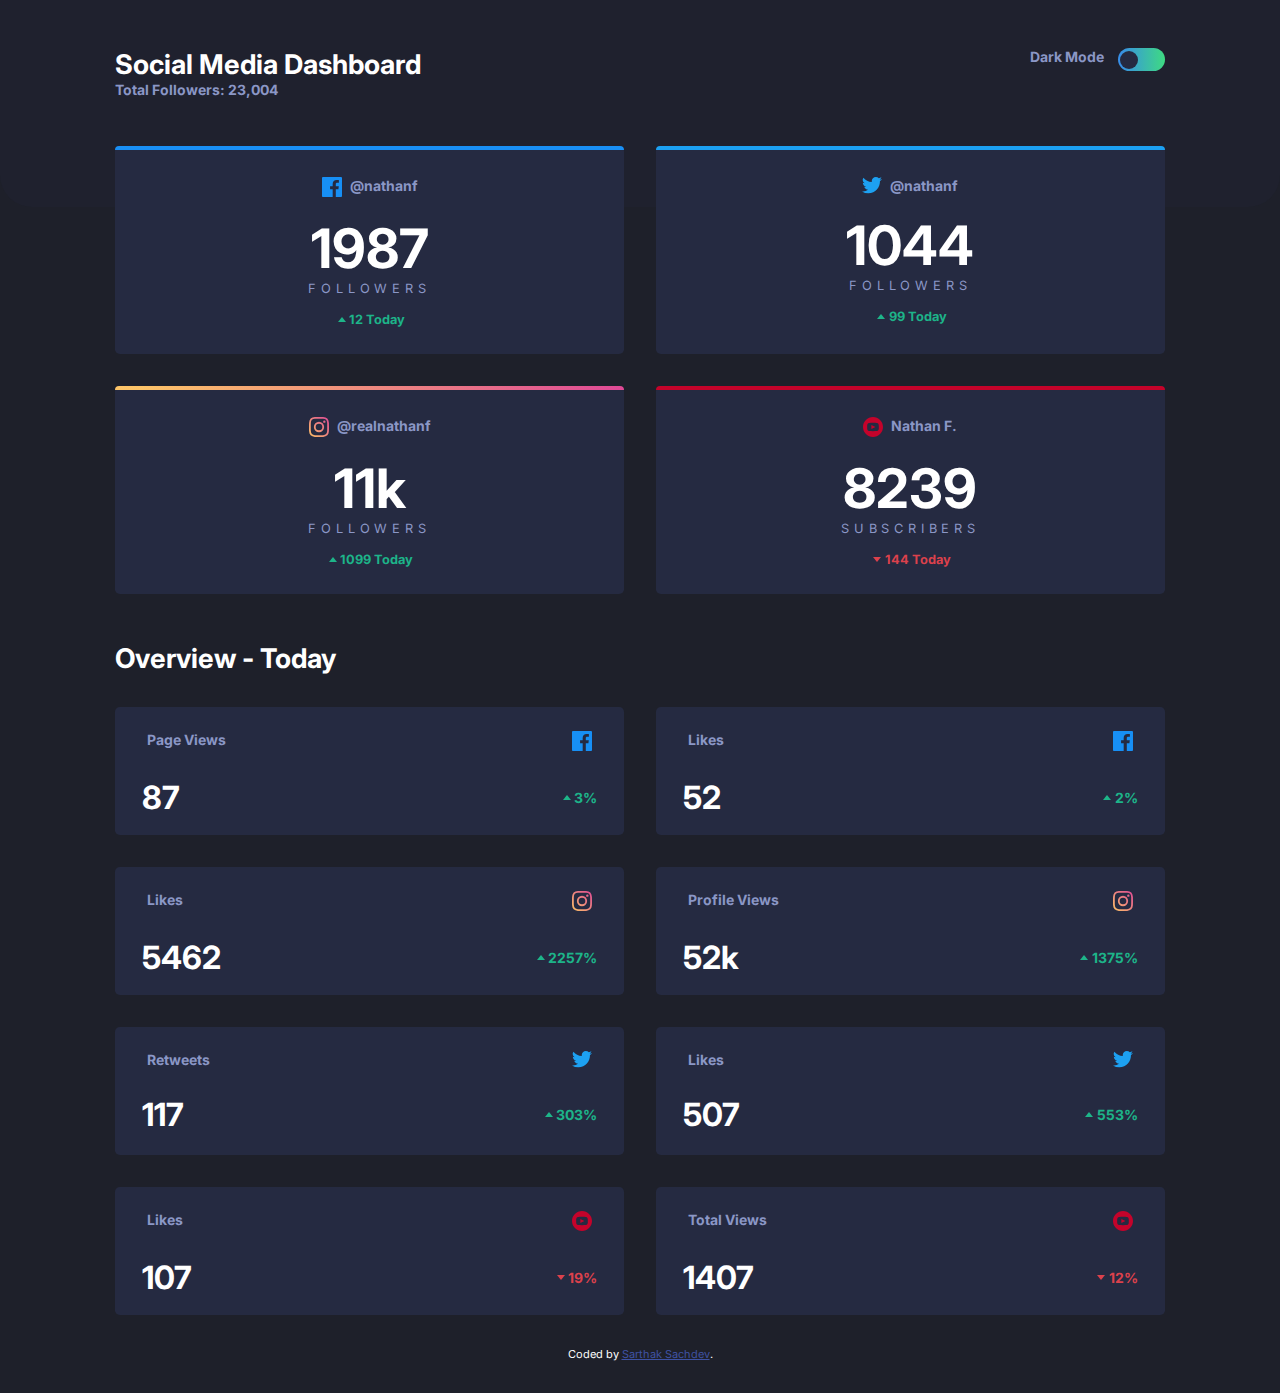
<file: index.html>
<!DOCTYPE html>
<html lang="en">
  <head>
    <meta charset="UTF-8" />
    <meta name="viewport" content="width=device-width, initial-scale=1.0" />
    <meta
      name="description"
      content="A dashboard that shows the stats of the social media platforms"
    />

    <link
      rel="icon"
      type="image/png"
      sizes="32x32"
      href="./images/favicon-32x32.png"
    />
    <link rel="stylesheet" href="./style.css" />

    <title>
      Social-Media-Dashboard-With-Theme-Switcher
    </title>

    <style>
      .attribution {
        font-size: 11px;
        text-align: center;
      }
      .attribution a {
        color: hsl(228, 45%, 44%);
      }
    </style>
  </head>
  <body class="body">
    <main class="main-container">
      <div class="top-bg"></div>
      <section class="followers-section">
        <div class="followers-section-header">
          <div class="main-header-left-component">
            <h1 class="title">Social Media Dashboard</h1>
            <p class="subtitle gray-text">Total Followers: 23,004</p>
          </div>
          <div class="main-header-right-component">
            <p class="dark-mode gray-text">Dark Mode</p>
            <label for="toggle-switch" class="switch">
              <input type="checkbox" id="toggle-switch" title="input-field" />
              <span class="slider round"></span>
            </label>
          </div>
        </div>

        <div class="followers-cards-container">
          <div class="followers card dark">
            <hr class="facebook" />
            <div class="followers-card-header">
              <img
                class="social-icon"
                src="./images/icon-facebook.svg"
                alt="facebook-icon"
              />
              <p class="username gray-text">@nathanf</p>
            </div>
            <div class="followers-card-body">
              <h1 class="followers-card-body-numbers">1987</h1>
              <h2 class="followers-card-body-text">FOLLOWERS</h2>
            </div>
            <div class="followers-card-footer">
              <img
                class="followers-card-footer-img"
                src="./images/icon-up.svg"
                alt="up arrow"
              />
              <p class="followers-card-footer-text up">12 Today</p>
            </div>
          </div>

          <div class="followers card dark">
            <hr class="twitter" />
            <div class="followers-card-header">
              <img
                class="social-icon"
                src="./images/icon-twitter.svg"
                alt="twitter-icon"
              />
              <p class="username">@nathanf</p>
            </div>
            <div class="followers-card-body">
              <h1 class="followers-card-body-numbers">1044</h1>
              <h2 class="followers-card-body-text gray-text">FOLLOWERS</h2>
            </div>
            <div class="followers-card-footer">
              <img
                class="followers-card-footer-img"
                src="./images/icon-up.svg"
                alt="up arrow"
              />
              <p class="followers-card-footer-text up">99 Today</p>
            </div>
          </div>

          <div class="followers card dark">
            <hr class="instagram" />
            <div class="followers-card-header">
              <img
                class="social-icon"
                src="./images/icon-instagram.svg"
                alt="instagram-icon"
              />
              <p class="username">@realnathanf</p>
            </div>
            <div class="followers-card-body">
              <h1 class="followers-card-body-numbers">11k</h1>
              <h2 class="followers-card-body-text gray-text">FOLLOWERS</h2>
            </div>
            <div class="followers-card-footer">
              <img
                class="followers-card-footer-img"
                src="./images/icon-up.svg"
                alt="up arrow"
              />
              <p class="followers-card-footer-text up">1099 Today</p>
            </div>
          </div>

          <div class="followers card dark">
            <hr class="youtube" />
            <div class="followers-card-header">
              <img
                class="social-icon"
                src="./images/icon-youtube.svg"
                alt="youtube-icon"
              />
              <p class="username">Nathan F.</p>
            </div>
            <div class="followers-card-body">
              <h1 class="followers-card-body-numbers">8239</h1>
              <h2 class="followers-card-body-text gray-text">SUBSCRIBERS</h2>
            </div>
            <div class="followers-card-footer">
              <img
                class="followers-card-footer-img"
                src="./images/icon-down.svg"
                alt="down arrow"
              />
              <p class="followers-card-footer-text down">144 Today</p>
            </div>
          </div>
        </div>
      </section>

      <section class="overview-section">
        <!-- Ovrview Section -->
        <h1 class="overview-header">Overview - Today</h1>

        <div class="overview-cards-container">
          <div class="overview card dark">
            <div class="overview-card-header">
              <p class="overview-card-stats-name gray-text">Page Views</p>
              <img
                class="social-icon"
                src="./images/icon-facebook.svg"
                alt="facebook logo"
              />
            </div>

            <div class="overview-card-footer">
              <h1 class="overview-card-stats-value">87</h1>
              <div class="overview-card-footer-status">
                <img
                  class="overview-card-status-img"
                  src="./images/icon-up.svg"
                  alt="up arrow"
                />
                <p class="overview-card-status-value up">3%</p>
              </div>
            </div>
          </div>

          <div class="overview card dark">
            <div class="overview-card-header">
              <p class="overview-card-stats-name gray-text">Likes</p>
              <img
                class="social-icon"
                src="./images/icon-facebook.svg"
                alt="facebook logo"
              />
            </div>

            <div class="overview-card-footer">
              <h1 class="overview-card-stats-value">52</h1>
              <div class="overview-card-footer-status">
                <img
                  class="overview-card-status-img"
                  src="./images/icon-up.svg"
                  alt="up arrow"
                />
                <p class="overview-card-status-value up">2%</p>
              </div>
            </div>
          </div>

          <div class="overview card dark">
            <div class="overview-card-header">
              <p class="overview-card-stats-name gray-text">Likes</p>
              <img
                class="social-icon"
                src="./images/icon-instagram.svg"
                alt="Instagram logo"
              />
            </div>

            <div class="overview-card-footer">
              <h1 class="overview-card-stats-value">5462</h1>
              <div class="overview-card-footer-status">
                <img
                  class="overview-card-status-img"
                  src="./images/icon-up.svg"
                  alt="up arrow"
                />
                <p class="overview-card-status-value up">2257%</p>
              </div>
            </div>
          </div>

          <div class="overview card dark">
            <div class="overview-card-header">
              <p class="overview-card-stats-name gray-text">Profile Views</p>
              <img
                class="social-icon"
                src="./images/icon-instagram.svg"
                alt="instagram logo"
              />
            </div>

            <div class="overview-card-footer">
              <h1 class="overview-card-stats-value">52k</h1>
              <div class="overview-card-footer-status">
                <img
                  class="overview-card-status-img"
                  src="./images/icon-up.svg"
                  alt="up arrow"
                />
                <p class="overview-card-status-value up">1375%</p>
              </div>
            </div>
          </div>

          <div class="overview card dark">
            <div class="overview-card-header">
              <p class="overview-card-stats-name gray-text">Retweets</p>
              <img
                class="social-icon"
                src="./images/icon-twitter.svg"
                alt="twitter logo"
              />
            </div>

            <div class="overview-card-footer">
              <h1 class="overview-card-stats-value">117</h1>
              <div class="overview-card-footer-status">
                <img
                  class="overview-card-status-img"
                  src="./images/icon-up.svg"
                  alt="up arrow"
                />
                <p class="overview-card-status-value up">303%</p>
              </div>
            </div>
          </div>

          <div class="overview card dark">
            <div class="overview-card-header">
              <p class="overview-card-stats-name gray-text">Likes</p>
              <img
                class="social-icon"
                src="./images/icon-twitter.svg"
                alt="twitter logo"
              />
            </div>

            <div class="overview-card-footer">
              <h1 class="overview-card-stats-value">507</h1>
              <div class="overview-card-footer-status">
                <img
                  class="overview-card-status-img"
                  src="./images/icon-up.svg"
                  alt="up arrow"
                />
                <p class="overview-card-status-value up">553%</p>
              </div>
            </div>
          </div>

          <div class="overview card dark">
            <div class="overview-card-header">
              <p class="overview-card-stats-name gray-text">Likes</p>
              <img
                class="social-icon"
                src="./images/icon-youtube.svg"
                alt="youtube logo"
              />
            </div>

            <div class="overview-card-footer">
              <h1 class="overview-card-stats-value">107</h1>
              <div class="overview-card-footer-status">
                <img
                  class="overview-card-status-img"
                  src="./images/icon-down.svg"
                  alt="down arrow"
                />
                <p class="overview-card-status-value down">19%</p>
              </div>
            </div>
          </div>

          <div class="overview card dark">
            <div class="overview-card-header">
              <p class="overview-card-stats-name gray-text">Total Views</p>
              <img
                class="social-icon"
                src="./images/icon-youtube.svg"
                alt="youtube logo"
              />
            </div>

            <div class="overview-card-footer">
              <h1 class="overview-card-stats-value">1407</h1>
              <div class="overview-card-footer-status">
                <img
                  class="overview-card-status-img"
                  src="./images/icon-down.svg"
                  alt="down arrow"
                />
                <p class="overview-card-status-value down">12%</p>
              </div>
            </div>
          </div>
        </div>
      </section>
      <div class="attribution">
        Coded by
        <a
          href="https://github.com/SartHak-0-Sach"
          target="_blank"
          rel="noopener"
          >Sarthak Sachdev</a
        >.
      </div>
    </main>
    <script src="./script.js"></script>
  </body>
</html>
</file>
<file: style.css>
@import url('https://fonts.googleapis.com/css2?family=Inter&family=Outfit&display=swap');

* {
  box-sizing: border-box;
  margin: 0;
  padding: 0; 
}

body {
  /* background: hsl(230, 17%, 14%); */
  background: hsl(230, 17%, 14%);
  color: hsl(0, 0%, 100%);
  font-family: 'Inter', sans-serif;
  font-size: 14px;
  font-weight: 400;
}

.up {
  color: hsl(163, 72%, 41%);
}

.down {
  color: hsl(356, 69%, 56%);
}
/* ----------------------------------Text stylings---------------------------------- */
h1 {
  font-size: 1.7rem;
}

.overview-header {
  margin-top: 3rem;
}

.subtitle,
.username,
.followers-card-body-text,
.overview-card-stats-name {
  color: hsl(228, 34%, 66%);
}

.subtitle,
.dark-mode,
.username,
.overview-card-stats-name {
  font-weight: 700;
}

.followers-card-body-text {
  letter-spacing: .3rem;
  font-weight: 400;
  font-size: .8rem;
}

.followers-card-body-numbers {
  font-size: 3.4rem;
}

/* ------------------------------------main container----------------------------*/
.top-bg {
  content: '';
  background: hsl(232, 19%, 15%);
  position: absolute;
  top: 0;
  left: 0;
  right: 0;
  bottom: 77%;
  z-index: -1;
  border-bottom-left-radius: 2rem;
  border-bottom-right-radius: 2rem;
}

.main-container {
  margin: 0 9%;
  padding: 2rem 0;
}

/* Followers section header */
.followers-section-header {
  display: flex;
  justify-content: space-between;
  margin-top: 1rem;
  margin-bottom: 3rem;
}

/* main header right component */
.main-header-right-component {
  display: flex;
  justify-content: center;
}
/* ------------------follower cards and overview cards containers-------------------- */
.followers-cards-container,
.overview-cards-container{
  display: grid;
  grid-template-columns: repeat(4, 1fr);
  gap: 2rem;
  margin: 2rem 0;
}

/* followers card */
.followers.card {
  height: 13rem;
}

/* Followers-card-header */
.followers-card-header {
  display: flex;
  justify-content: center;
  margin:1.7rem 0 1.1rem 0;
  gap: .5rem;
}

/* followers card body */
.followers-card-body {
  display: flex;
  flex-direction: column;
  align-items: center;
}

/* followers card footer */
.followers-card-footer {
  display: flex;
  justify-content: center;
  align-items: center;
  margin: 1rem;
  font-size: .8rem;
  font-weight: 700;
}

.followers-card-footer-img,
.overview-card-status-img {
  width: .5rem;
  height: .3rem;
  margin: .2rem;
}

hr {
  height: .25rem;
  border: none;
  border-top-left-radius: 1rem;
  border-top-right-radius: 1rem;
}

.facebook {
  background: hsl(208, 92%, 53%);  
}

.twitter {
  background: hsl(203, 89%, 53%);
}

.instagram {
  background: linear-gradient(90deg, hsl(37, 97%, 70%)5%, hsl(329, 70%, 58%)100%);
}

.youtube {
  background: hsl(348, 97%, 39%);
}
/* -------------------------------Overview card------------------------------- */
.overview.card {
  height: 8rem;
}

.overview-card-header {
  display: flex;
  justify-content: space-between;
  margin: 1.5rem 2rem;
}

.overview-card-footer {
  display: flex;
  justify-content: space-between;
  margin: 1.7rem;
}

.overview-card-footer-status {
  display: flex;
  justify-content: space-between;
  align-items: center;
  font-weight: 700;
}

.overview-card-stats-value {
  font-size: 2rem;
}
/* -------------------------The switch - the box around the slider------------------------- */
.switch {
  position: relative;
  display: inline-block;
  width: 47px;
  height: 23px;
  margin-left: 1em;
}

/* Hide default HTML checkbox */
.switch input {
  opacity: 0;
  width: 0;
  height: 0;
}

/* The slider */
.slider {
  position: absolute;
  cursor: pointer;
  top: 0;
  left: 0;
  right: 0;
  bottom: 0;
  background: linear-gradient(90deg, hsl(210, 78%, 56%) 5%, hsl(146, 68%, 55%) 100%);
  -webkit-transition: .4s;
  transition: .4s;
}

.slider:before {
  position: absolute;
  content: "";
  height: 18px;
  width: 18px;
  left: 2.5px;
  bottom: 2.515px;
  background-color:hsl(228, 28%, 20%);
  -webkit-transition: .4s;
  transition: .4s;
}

input:checked + .slider {
  background: hsl(230, 22%, 74%);
}

input:focus + .slider {
  box-shadow: 0 0 1px linear-gradient(hsl(210, 78%, 56%), hsl(146, 68%, 55%));
}

input:checked + .slider:before {
  -webkit-transform: translateX(23px);
  -ms-transform: translateX(23px);
  transform: translateX(23px);
  background-color:white;

}

/* Rounded sliders */
.slider.round {
  border-radius: 34px;
}

.slider.round:before {
  border-radius: 50%;
}
/* -------------------------------Media queries--------------------------------- */
@media screen and (max-width: 1320px) {
  .followers-cards-container,
  .overview-cards-container{
  display: grid;
  grid-template-columns: repeat(2, 1fr);
  align-items: center;

}
}

@media screen and (max-width: 667px) {
  .followers-section-header {
    display: flex;
    justify-content: space-between;
    flex-wrap: wrap;
    align-items: center;
    margin: 0;
  }

  .main-header-right-component {
    border-top: white solid;
    border-width: 1px;
    width: 100%;
    margin: 1.3rem 0;
    padding-top: 1.3rem;
    display: grid;
    grid-template-columns: 1fr 1fr;
  }

  .switch {
    margin-left: auto;
  }

  .followers-cards-container,
  .overview-cards-container{
  display: grid;
  grid-template-columns: auto;
  gap: 1rem;
}
}
/* ----------------------------Multiparts------------------------------ */
.card {
  background-color: hsl(228, 28%, 20%);
  max-width: 100%;
  min-width: 16.5rem;
  border-radius: .3rem;  
}

.card.dark:hover {
  cursor: pointer;
-webkit-filter: brightness(140%);
filter: brightness(140%);
  transition: linear .15s;
}

.gray-text {
  color: hsl(228, 34%, 66%);
}

/* --------------------------light mode ------------------------------- */
.body-light {
  background: hsl(0, 0%, 100%);
  color: hsl(230, 17%, 14%);
}

.top-bg-light {
  background: hsl(225, 100%, 98%)
}

.card-light {
  background-color:hsl(227, 47%, 96%);

}

.card-light:hover {
  cursor: pointer;
  background: hsl(227, 47%, 91%);
  transition: linear .15s;
}

.gray-text-light {
  color: hsl(228, 12%, 44%);
}
</file>
